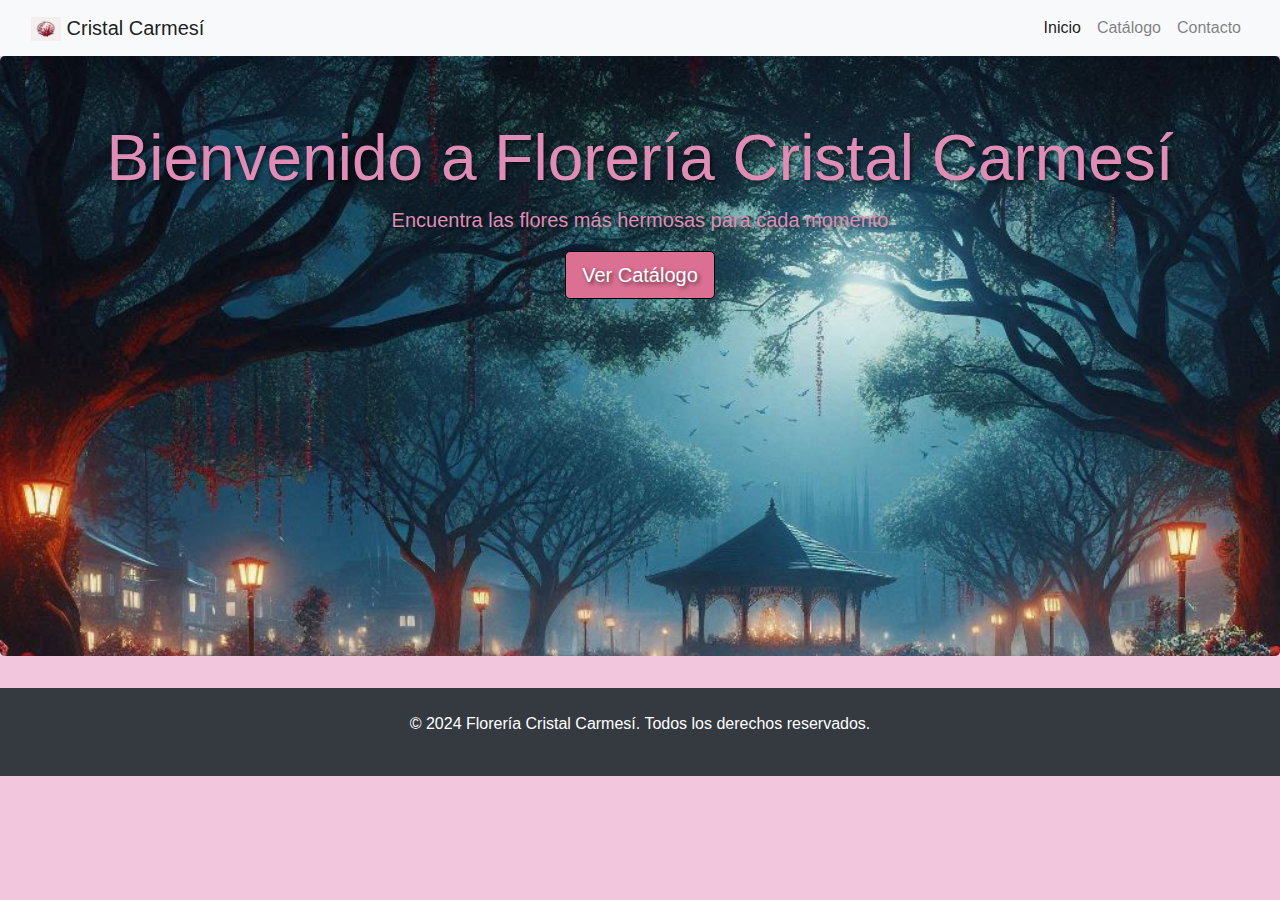
<file: index.html>
﻿<!DOCTYPE html>
<html lang="es">
<head>
  <meta charset="UTF-8">
  <meta name="viewport" content="width=device-width, initial-scale=1.0">
  <title>Cristal Carmesí</title>
 
  <link rel="stylesheet" href="./css/estilocc.css">
  <link rel="stylesheet" href="https://stackpath.bootstrapcdn.com/bootstrap/4.5.2/css/bootstrap.min.css">
  
</head>
<body class="body">


  <nav class="navbar navbar-expand-lg navbar-light bg-light bg-body-tertiary">
    <div class="container-fluid">
      <a class="navbar-brand" href="#">
        <img src="../img/OIG2.jpg" alt="Logo" width="30" height="24" class="d-inline-block align-text-top">
        Cristal Carmesí
      </a>
      <button class="navbar-toggler" type="button" data-toggle="collapse" data-target="#navbarNav" aria-controls="navbarNav" aria-expanded="false" aria-label="Toggle navigation">
        <span class="navbar-toggler-icon"></span>
      </button>
      <div class="collapse navbar-collapse" id="navbarNav">
        <ul class="navbar-nav ml-auto">
          <li class="nav-item active">
            <a class="nav-link" href="index.html">Inicio</a>
          </li>
          <li class="nav-item">
            <a class="nav-link" href="catalogo.html">Catálogo</a>
          </li>
          <li class="nav-item">
            <a class="nav-link" href="contacto.html">Contacto</a>
          </li>
        </ul>
      </div>
    </div>
  </nav>

  <div class="jumbotron text-center">
    <h1 class="display-2">Bienvenido a Florería Cristal Carmesí</h1>
    <p class="lead">Encuentra las flores más hermosas para cada momento</p>
    <a class="btn btn-primary btn-lg" href="catalogo.html" role="button">Ver Catálogo</a>
  </div>

  <footer class="bg-dark text-white text-center py-4 mt-4">
    <p>&copy; 2024 Florería Cristal Carmesí. Todos los derechos reservados.</p>
  </footer>

 
  <script src="https://code.jquery.com/jquery-3.5.1.slim.min.js"></script>
  <script src="https://cdn.jsdelivr.net/npm/@popperjs/core@2.5.4/dist/umd/popper.min.js"></script>
  <script src="https://stackpath.bootstrapcdn.com/bootstrap/4.5.2/js/bootstrap.min.js"></script>
</body>
</html>
</file>
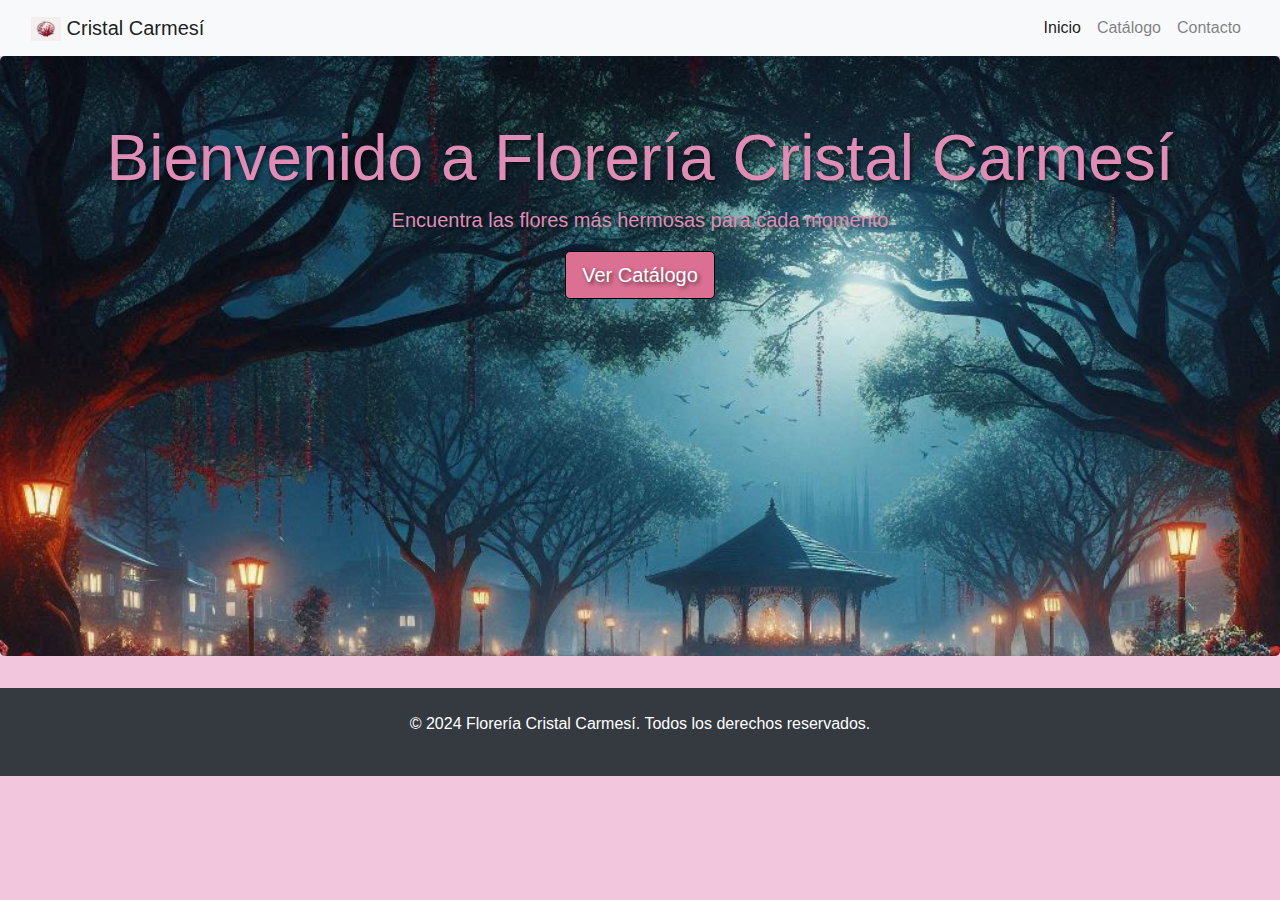
<file: cristal carmesi/index/index.html>
<!DOCTYPE html>
<html lang="es">
<head>
  <meta charset="UTF-8">
  <meta name="viewport" content="width=device-width, initial-scale=1.0">
  <title>Cristal Carmesí</title>
 
  <link rel="stylesheet" href="../css/estilocc.css">
  <link rel="stylesheet" href="https://stackpath.bootstrapcdn.com/bootstrap/4.5.2/css/bootstrap.min.css">
  
</head>
<body class="body">


  <nav class="navbar navbar-expand-lg navbar-light bg-light bg-body-tertiary">
    <div class="container-fluid">
      <a class="navbar-brand" href="#">
        <img src="../img/OIG2.jpg" alt="Logo" width="30" height="24" class="d-inline-block align-text-top">
        Cristal Carmesí
      </a>
      <button class="navbar-toggler" type="button" data-toggle="collapse" data-target="#navbarNav" aria-controls="navbarNav" aria-expanded="false" aria-label="Toggle navigation">
        <span class="navbar-toggler-icon"></span>
      </button>
      <div class="collapse navbar-collapse" id="navbarNav">
        <ul class="navbar-nav ml-auto">
          <li class="nav-item active">
            <a class="nav-link" href="index.html">Inicio</a>
          </li>
          <li class="nav-item">
            <a class="nav-link" href="catalogo.html">Catálogo</a>
          </li>
          <li class="nav-item">
            <a class="nav-link" href="contacto.html">Contacto</a>
          </li>
        </ul>
      </div>
    </div>
  </nav>

  <div class="jumbotron text-center">
    <h1 class="display-2">Bienvenido a Florería Cristal Carmesí</h1>
    <p class="lead">Encuentra las flores más hermosas para cada momento</p>
    <a class="btn btn-primary btn-lg" href="catalogo.html" role="button">Ver Catálogo</a>
  </div>

  <footer class="bg-dark text-white text-center py-4 mt-4">
    <p>&copy; 2024 Florería Cristal Carmesí. Todos los derechos reservados.</p>
  </footer>

 
  <script src="https://code.jquery.com/jquery-3.5.1.slim.min.js"></script>
  <script src="https://cdn.jsdelivr.net/npm/@popperjs/core@2.5.4/dist/umd/popper.min.js"></script>
  <script src="https://stackpath.bootstrapcdn.com/bootstrap/4.5.2/js/bootstrap.min.js"></script>
</body>
</html>
</file>
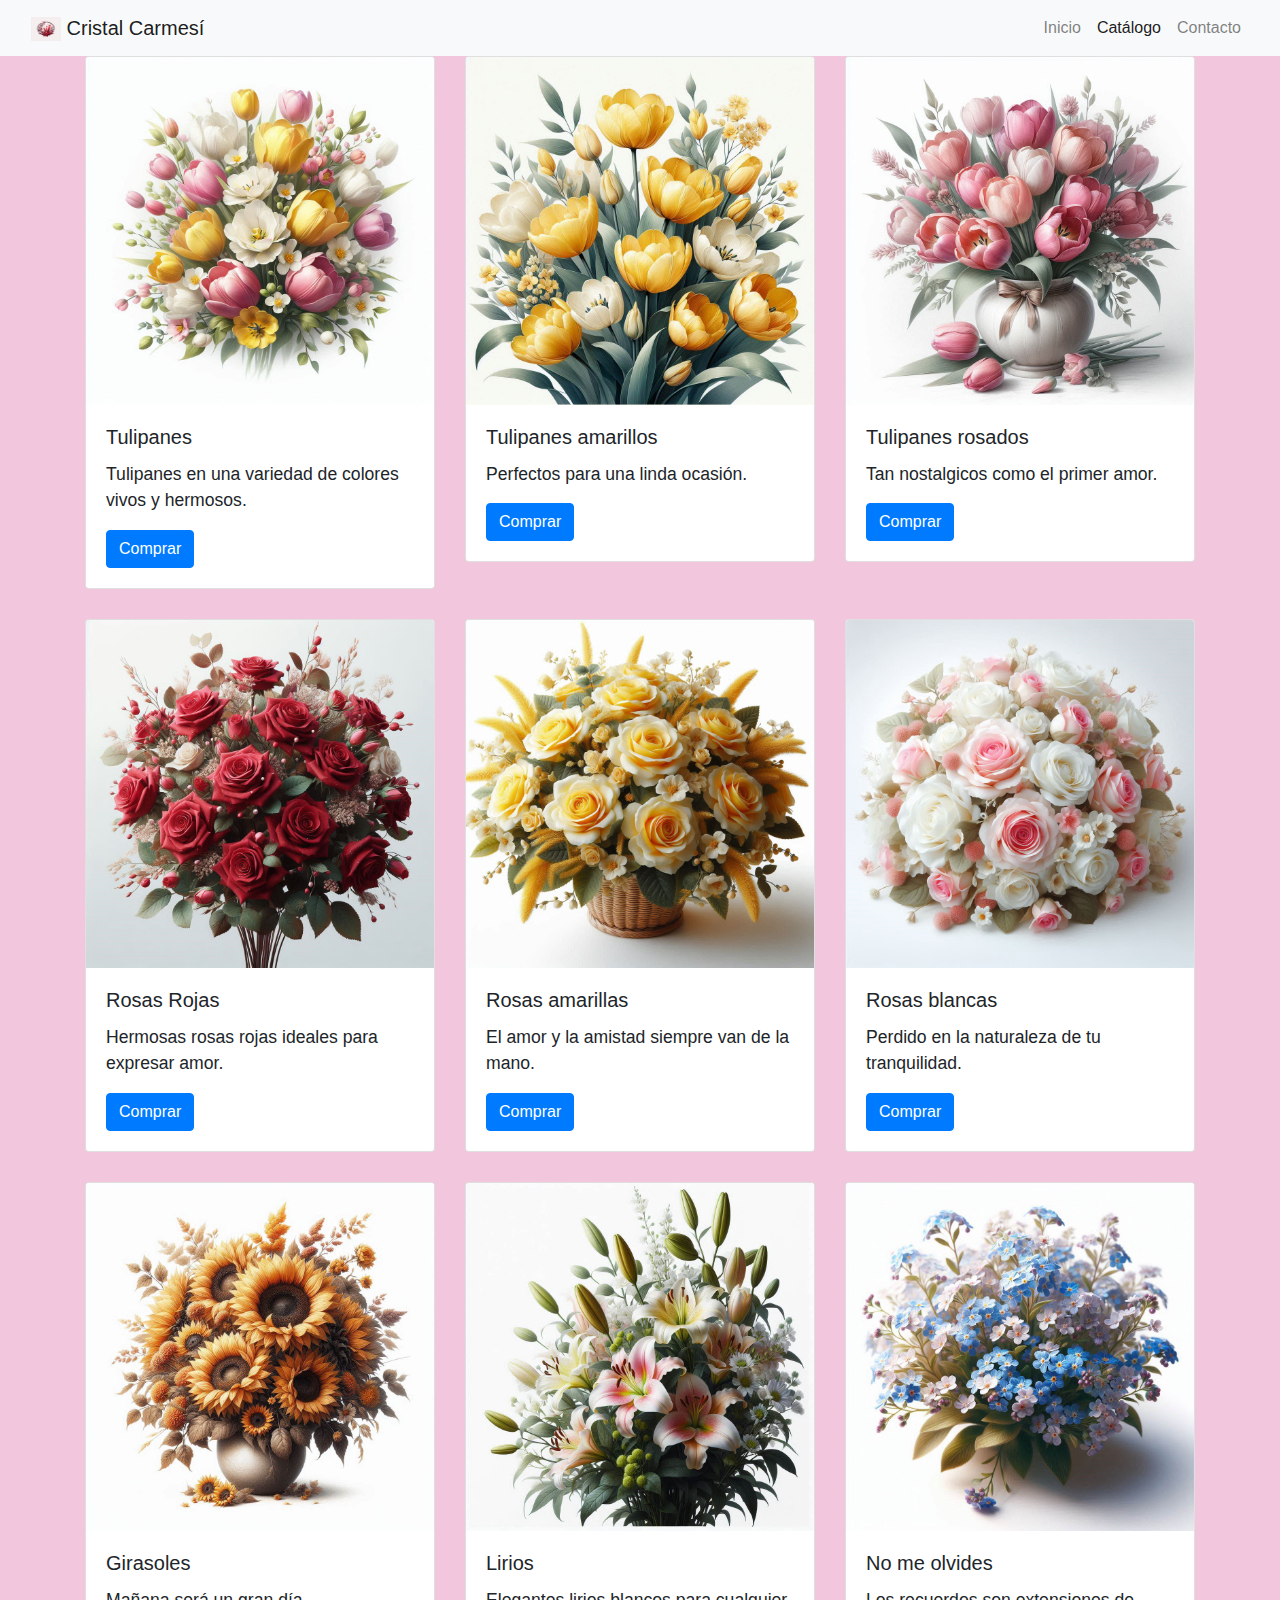
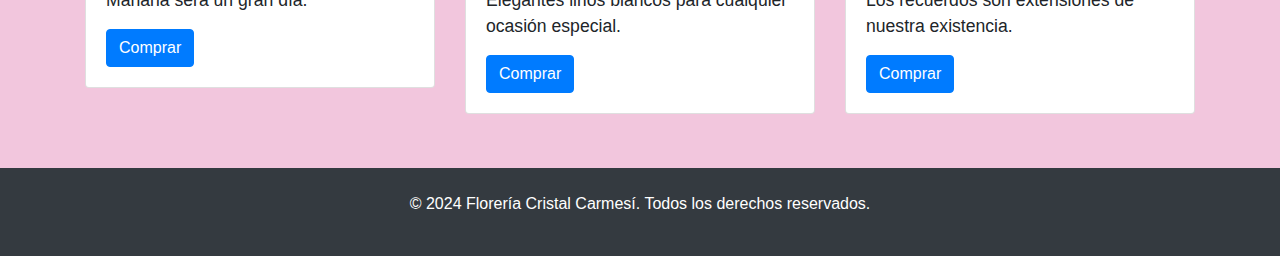
<file: catalogo.html>
﻿<!DOCTYPE html>
<html lang="es">
<head>
  <meta charset="UTF-8">
  <meta name="viewport" content="width=device-width, initial-scale=1.0">
  <title>Cristal Carmesí</title>
 
  <link rel="stylesheet" href="./css/estilocc.css">
  <link rel="stylesheet" href="https://stackpath.bootstrapcdn.com/bootstrap/4.5.2/css/bootstrap.min.css">
  
</head>
<body class="body">


  <nav class="navbar navbar-expand-lg navbar-light bg-light bg-body-tertiary">
    <div class="container-fluid">
      <a class="navbar-brand" href="#">
        <img src="../img/OIG2.jpg" alt="Logo" width="30" height="24" class="d-inline-block align-text-top">
        Cristal Carmesí
      </a>
      <button class="navbar-toggler" type="button" data-toggle="collapse" data-target="#navbarNav" aria-controls="navbarNav" aria-expanded="false" aria-label="Toggle navigation">
        <span class="navbar-toggler-icon"></span>
      </button>
      <div class="collapse navbar-collapse" id="navbarNav">
        <ul class="navbar-nav ml-auto">
          <li class="nav-item">
            <a class="nav-link" href="index.html">Inicio</a>
          </li>
          <li class="nav-item active">
            <a class="nav-link" href="catalogo.html">Catálogo</a>
          </li>
          <li class="nav-item">
            <a class="nav-link" href="contacto.html">Contacto</a>
          </li>
        </ul>
      </div>
    </div>
  </nav>

  <div id="catalogo" class="container">
    <div class="row">
      <div class="col-lg-4 col-md-6">
        <div class="card">
          <img src="./img/tulipanes.jpeg" class="card-img-top" alt="Flor 1">
          <div class="card-body">
            <h5 class="card-title">Tulipanes</h5>
            <p class="card-text">Tulipanes en una variedad de colores vivos y hermosos.</p>
            <a href="#" class="btn btn-primary">Comprar</a>
          </div>
        </div>
      </div>
      <div class="col-lg-4 col-md-6">
        <div class="card">
          <img src="./img/tulipanamarillo.jpeg" class="card-img-top" alt="Flor 2">
          <div class="card-body">
            <h5 class="card-title">Tulipanes amarillos</h5>
            <p class="card-text">Perfectos para una linda ocasión.</p>
            <a href="#" class="btn btn-primary">Comprar</a>
          </div>
        </div>
      </div>
      <div class="col-lg-4 col-md-6">
        <div class="card">
          <img src="./img/tulipanrosa.jpeg" class="card-img-top" alt="Flor 3">
          <div class="card-body">
            <h5 class="card-title">Tulipanes rosados</h5>
            <p class="card-text">Tan nostalgicos como el primer amor.</p>
            <a href="#" class="btn btn-primary">Comprar</a>
          </div>
        </div>
      </div>
    </div>
  </div>

  <div id="catalogo" class="container">
    <div class="row">
      <div class="col-lg-4 col-md-6">
        <div class="card">
          <img src="./img/rosasrojas.jpeg" class="card-img-top" alt="Flor 1">
          <div class="card-body">
            <h5 class="card-title">Rosas Rojas</h5>
            <p class="card-text">Hermosas rosas rojas ideales para expresar amor.</p>
            <a href="#" class="btn btn-primary">Comprar</a>
          </div>
        </div>
      </div>
      <div class="col-lg-4 col-md-6">
        <div class="card">
          <img src="./img/rosaamarilla.jpeg" class="card-img-top" alt="Flor 2">
          <div class="card-body">
            <h5 class="card-title">Rosas amarillas</h5>
            <p class="card-text">El amor y la amistad siempre van de la mano.</p>
            <a href="#" class="btn btn-primary">Comprar</a>
          </div>
        </div>
      </div>
      <div class="col-lg-4 col-md-6">
        <div class="card">
          <img src="./img/rosasblancasros.jpeg" class="card-img-top" alt="Flor 3">
          <div class="card-body">
            <h5 class="card-title">Rosas blancas</h5>
            <p class="card-text">Perdido en la naturaleza de tu tranquilidad.</p>
            <a href="#" class="btn btn-primary">Comprar</a>
          </div>
        </div>
      </div>
    </div>
  </div>
  

  <div id="catalogo" class="container">
    <div class="row">
      <div class="col-lg-4 col-md-6">
        <div class="card">
          <img src="./img/girasol.jpeg" class="card-img-top" alt="Flor 1">
          <div class="card-body">
            <h5 class="card-title">Girasoles</h5>
            <p class="card-text">Mañana será un gran día.</p>
            <a href="#" class="btn btn-primary">Comprar</a>
          </div>
        </div>
      </div>
      <div class="col-lg-4 col-md-6">
        <div class="card">
          <img src="./img/lirios.jpeg" class="card-img-top" alt="Flor 2">
          <div class="card-body">
            <h5 class="card-title">Lirios</h5>
            <p class="card-text">Elegantes lirios blancos para cualquier ocasión especial.</p>
            <a href="#" class="btn btn-primary">Comprar</a>
          </div>
        </div>
      </div>
      <div class="col-lg-4 col-md-6">
        <div class="card">
          <img src="./img/nomeolvides.jpeg" class="card-img-top" alt="Flor 3">
          <div class="card-body">
            <h5 class="card-title">No me olvides</h5>
            <p class="card-text">Los recuerdos son extensiones de nuestra existencia.</p>
            <a href="#" class="btn btn-primary">Comprar</a>
          </div>
        </div>
      </div>
    </div>
  </div>


  <footer class="bg-dark text-white text-center py-4 mt-4">
    <p>&copy; 2024 Florería Cristal Carmesí. Todos los derechos reservados.</p>
  </footer>


  <script src="https://code.jquery.com/jquery-3.5.1.slim.min.js"></script>
  <script src="https://cdn.jsdelivr.net/npm/@popperjs/core@2.5.4/dist/umd/popper.min.js"></script>
  <script src="https://stackpath.bootstrapcdn.com/bootstrap/4.5.2/js/bootstrap.min.js"></script>
</body>
</html>
</file>
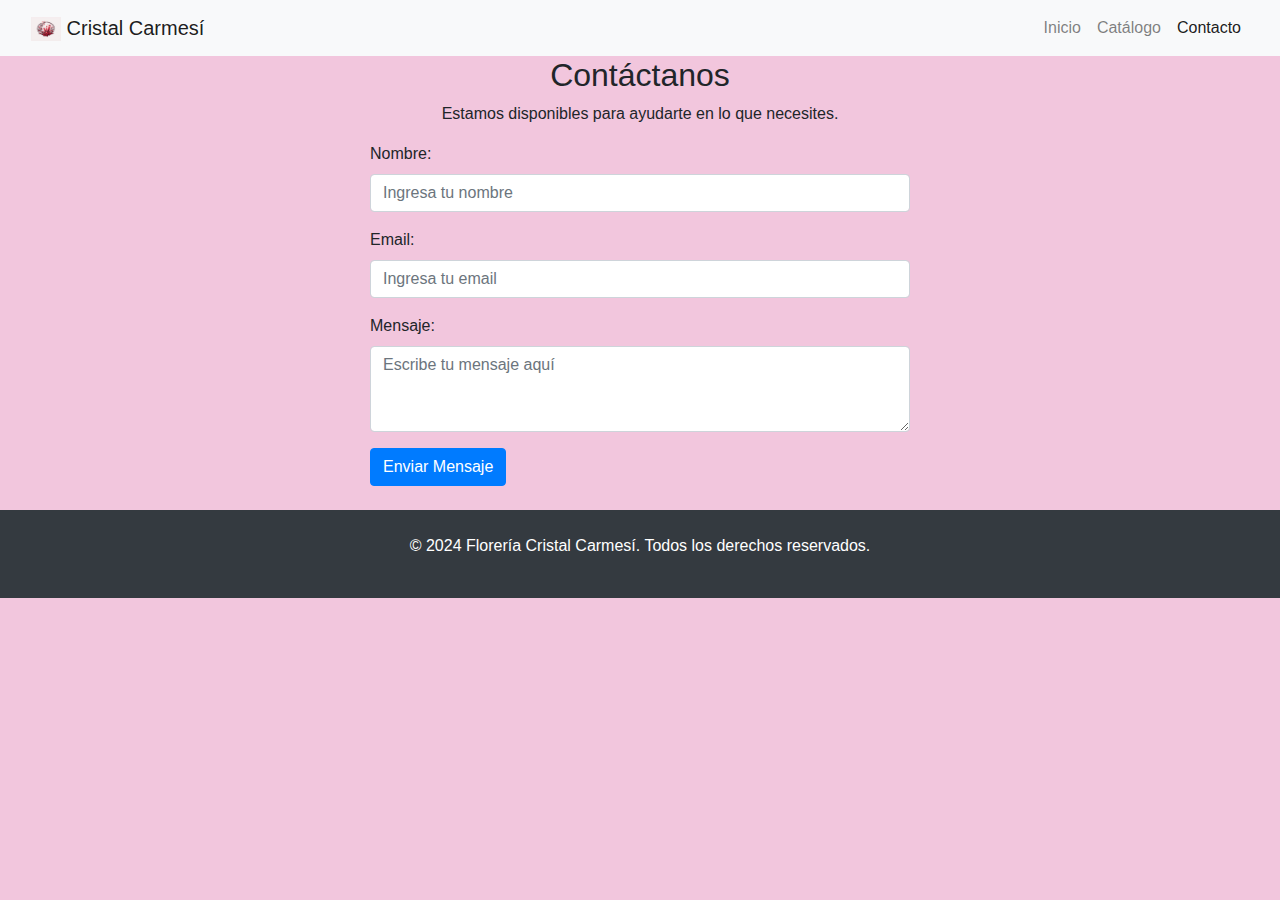
<file: contacto.html>
﻿<!DOCTYPE html>
<html lang="es">
<head>
  <meta charset="UTF-8">
  <meta name="viewport" content="width=device-width, initial-scale=1.0">
  <meta author="Juan Gordillo">

  <title>Cristal Carmesí</title>

  <link rel="stylesheet" href="./css/estilocc.css">
  <link rel="stylesheet" href="https://stackpath.bootstrapcdn.com/bootstrap/4.5.2/css/bootstrap.min.css">

</head>
<body class="body">

  <nav class="navbar navbar-expand-lg navbar-light bg-light bg-body-tertiary">
    <div class="container-fluid">
      <a class="navbar-brand" href="#">
        <img src="../img/OIG2.jpg" alt="Logo" width="30" height="24" class="d-inline-block align-text-top">
        Cristal Carmesí
      </a>
      <button class="navbar-toggler" type="button" data-toggle="collapse" data-target="#navbarNav" aria-controls="navbarNav" aria-expanded="false" aria-label="Toggle navigation">
        <span class="navbar-toggler-icon"></span>
      </button>
      <div class="collapse navbar-collapse" id="navbarNav">
        <ul class="navbar-nav ml-auto">
          <li class="nav-item">
            <a class="nav-link" href="index.html">Inicio</a>
          </li>
          <li class="nav-item">
            <a class="nav-link" href="catalogo.html">Catálogo</a>
          </li>
          <li class="nav-item active">
            <a class="nav-link" href="contacto.html">Contacto</a>
          </li>
        </ul>
      </div>
    </div>
  </nav>

  <div id="contacto" class="container">
    <h2 class="text-center">Contáctanos</h2>
    <p class="text-center">Estamos disponibles para ayudarte en lo que necesites.</p>
    <div class="row justify-content-center">
      <div class="col-lg-6">
        <form>
          <div class="form-group">
            <label for="nombre">Nombre:</label>
            <input type="text" class="form-control" id="nombre" placeholder="Ingresa tu nombre">
          </div>
          <div class="form-group">
            <label for="email">Email:</label>
            <input type="email" class="form-control" id="email" placeholder="Ingresa tu email">
          </div>
          <div class="form-group">
            <label for="mensaje">Mensaje:</label>
            <textarea class="form-control" id="mensaje" rows="3" placeholder="Escribe tu mensaje aquí"></textarea>
          </div>
          <button type="submit" class="btn btn-primary">Enviar Mensaje</button>
        </form>
      </div>
    </div>
  </div>

  <footer class="bg-dark text-white text-center py-4 mt-4">
    <p>&copy; 2024 Florería Cristal Carmesí. Todos los derechos reservados.</p>
  </footer>

  <script src="https://code.jquery.com/jquery-3.5.1.slim.min.js"></script>
  <script src="https://cdn.jsdelivr.net/npm/@popperjs/core@2.5.4/dist/umd/popper.min.js"></script>
  <script src="https://stackpath.bootstrapcdn.com/bootstrap/4.5.2/js/bootstrap.min.js"></script>
</body>
</html>
</file>
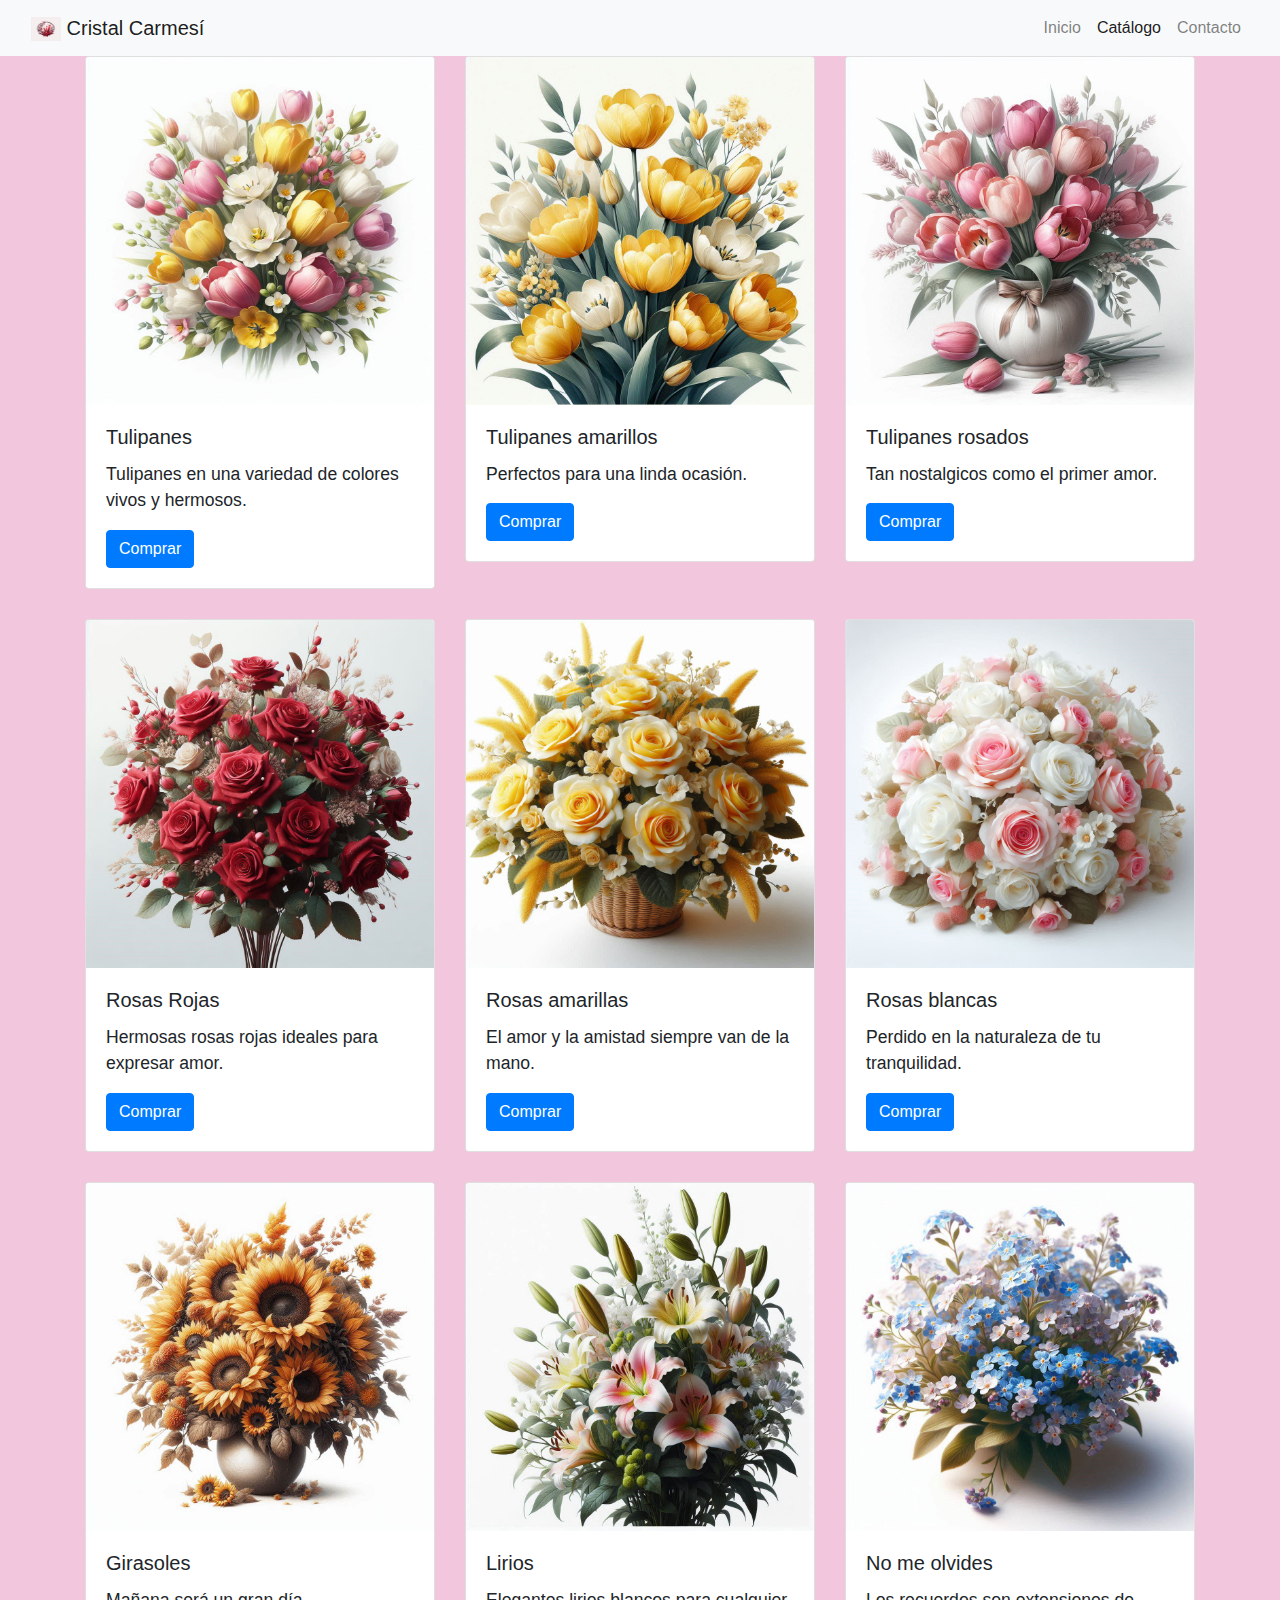
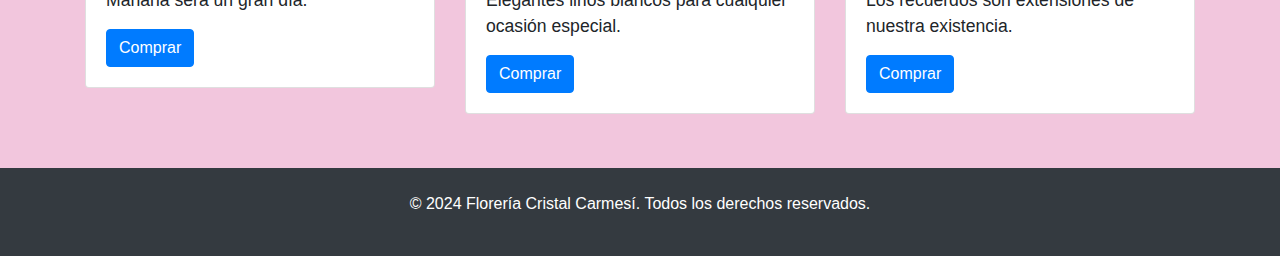
<file: cristal carmesi/index/catalogo.html>
<!DOCTYPE html>
<html lang="es">
<head>
  <meta charset="UTF-8">
  <meta name="viewport" content="width=device-width, initial-scale=1.0">
  <title>Cristal Carmesí</title>
 
  <link rel="stylesheet" href="../css/estilocc.css">
  <link rel="stylesheet" href="https://stackpath.bootstrapcdn.com/bootstrap/4.5.2/css/bootstrap.min.css">
  
</head>
<body class="body">


  <nav class="navbar navbar-expand-lg navbar-light bg-light bg-body-tertiary">
    <div class="container-fluid">
      <a class="navbar-brand" href="#">
        <img src="../img/OIG2.jpg" alt="Logo" width="30" height="24" class="d-inline-block align-text-top">
        Cristal Carmesí
      </a>
      <button class="navbar-toggler" type="button" data-toggle="collapse" data-target="#navbarNav" aria-controls="navbarNav" aria-expanded="false" aria-label="Toggle navigation">
        <span class="navbar-toggler-icon"></span>
      </button>
      <div class="collapse navbar-collapse" id="navbarNav">
        <ul class="navbar-nav ml-auto">
          <li class="nav-item">
            <a class="nav-link" href="index.html">Inicio</a>
          </li>
          <li class="nav-item active">
            <a class="nav-link" href="catalogo.html">Catálogo</a>
          </li>
          <li class="nav-item">
            <a class="nav-link" href="contacto.html">Contacto</a>
          </li>
        </ul>
      </div>
    </div>
  </nav>

  <div id="catalogo" class="container">
    <div class="row">
      <div class="col-lg-4 col-md-6">
        <div class="card">
          <img src="../img/tulipanes.jpeg" class="card-img-top" alt="Flor 1">
          <div class="card-body">
            <h5 class="card-title">Tulipanes</h5>
            <p class="card-text">Tulipanes en una variedad de colores vivos y hermosos.</p>
            <a href="#" class="btn btn-primary">Comprar</a>
          </div>
        </div>
      </div>
      <div class="col-lg-4 col-md-6">
        <div class="card">
          <img src="../img/tulipanamarillo.jpeg" class="card-img-top" alt="Flor 2">
          <div class="card-body">
            <h5 class="card-title">Tulipanes amarillos</h5>
            <p class="card-text">Perfectos para una linda ocasión.</p>
            <a href="#" class="btn btn-primary">Comprar</a>
          </div>
        </div>
      </div>
      <div class="col-lg-4 col-md-6">
        <div class="card">
          <img src="../img/tulipanrosa.jpeg" class="card-img-top" alt="Flor 3">
          <div class="card-body">
            <h5 class="card-title">Tulipanes rosados</h5>
            <p class="card-text">Tan nostalgicos como el primer amor.</p>
            <a href="#" class="btn btn-primary">Comprar</a>
          </div>
        </div>
      </div>
    </div>
  </div>

  <div id="catalogo" class="container">
    <div class="row">
      <div class="col-lg-4 col-md-6">
        <div class="card">
          <img src="../img/rosasrojas.jpeg" class="card-img-top" alt="Flor 1">
          <div class="card-body">
            <h5 class="card-title">Rosas Rojas</h5>
            <p class="card-text">Hermosas rosas rojas ideales para expresar amor.</p>
            <a href="#" class="btn btn-primary">Comprar</a>
          </div>
        </div>
      </div>
      <div class="col-lg-4 col-md-6">
        <div class="card">
          <img src="../img/rosaamarilla.jpeg" class="card-img-top" alt="Flor 2">
          <div class="card-body">
            <h5 class="card-title">Rosas amarillas</h5>
            <p class="card-text">El amor y la amistad siempre van de la mano.</p>
            <a href="#" class="btn btn-primary">Comprar</a>
          </div>
        </div>
      </div>
      <div class="col-lg-4 col-md-6">
        <div class="card">
          <img src="../img/rosasblancasros.jpeg" class="card-img-top" alt="Flor 3">
          <div class="card-body">
            <h5 class="card-title">Rosas blancas</h5>
            <p class="card-text">Perdido en la naturaleza de tu tranquilidad.</p>
            <a href="#" class="btn btn-primary">Comprar</a>
          </div>
        </div>
      </div>
    </div>
  </div>
  

  <div id="catalogo" class="container">
    <div class="row">
      <div class="col-lg-4 col-md-6">
        <div class="card">
          <img src="../img/girasol.jpeg" class="card-img-top" alt="Flor 1">
          <div class="card-body">
            <h5 class="card-title">Girasoles</h5>
            <p class="card-text">Mañana será un gran día.</p>
            <a href="#" class="btn btn-primary">Comprar</a>
          </div>
        </div>
      </div>
      <div class="col-lg-4 col-md-6">
        <div class="card">
          <img src="../img/lirios.jpeg" class="card-img-top" alt="Flor 2">
          <div class="card-body">
            <h5 class="card-title">Lirios</h5>
            <p class="card-text">Elegantes lirios blancos para cualquier ocasión especial.</p>
            <a href="#" class="btn btn-primary">Comprar</a>
          </div>
        </div>
      </div>
      <div class="col-lg-4 col-md-6">
        <div class="card">
          <img src="../img/nomeolvides.jpeg" class="card-img-top" alt="Flor 3">
          <div class="card-body">
            <h5 class="card-title">No me olvides</h5>
            <p class="card-text">Los recuerdos son extensiones de nuestra existencia.</p>
            <a href="#" class="btn btn-primary">Comprar</a>
          </div>
        </div>
      </div>
    </div>
  </div>


  <footer class="bg-dark text-white text-center py-4 mt-4">
    <p>&copy; 2024 Florería Cristal Carmesí. Todos los derechos reservados.</p>
  </footer>


  <script src="https://code.jquery.com/jquery-3.5.1.slim.min.js"></script>
  <script src="https://cdn.jsdelivr.net/npm/@popperjs/core@2.5.4/dist/umd/popper.min.js"></script>
  <script src="https://stackpath.bootstrapcdn.com/bootstrap/4.5.2/js/bootstrap.min.js"></script>
</body>
</html>
</file>
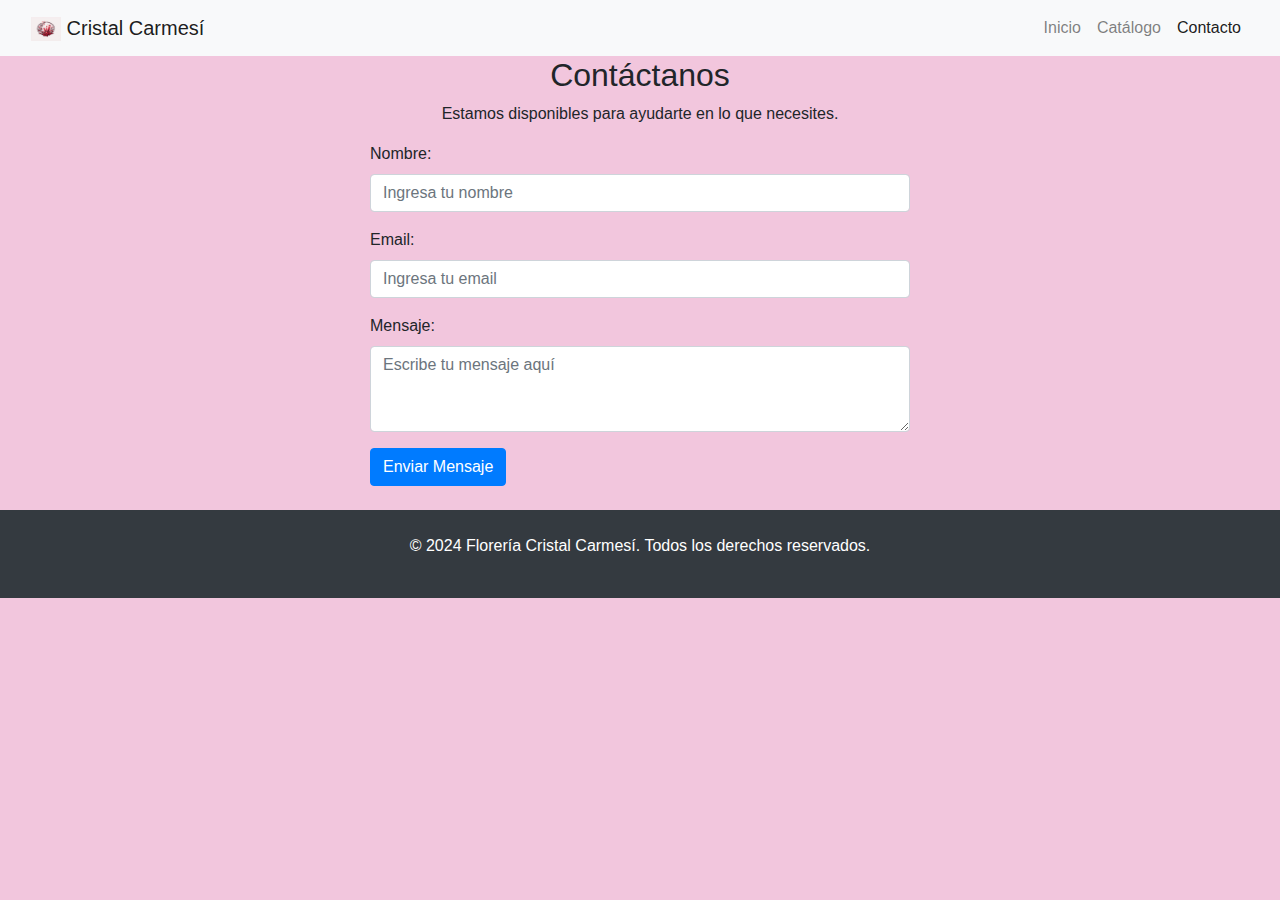
<file: cristal carmesi/index/contacto.html>
<!DOCTYPE html>
<html lang="es">
<head>
  <meta charset="UTF-8">
  <meta name="viewport" content="width=device-width, initial-scale=1.0">
  <meta author="Juan Gordillo">

  <title>Cristal Carmesí</title>

  <link rel="stylesheet" href="../css/estilocc.css">
  <link rel="stylesheet" href="https://stackpath.bootstrapcdn.com/bootstrap/4.5.2/css/bootstrap.min.css">

</head>
<body class="body">

  <nav class="navbar navbar-expand-lg navbar-light bg-light bg-body-tertiary">
    <div class="container-fluid">
      <a class="navbar-brand" href="#">
        <img src="../img/OIG2.jpg" alt="Logo" width="30" height="24" class="d-inline-block align-text-top">
        Cristal Carmesí
      </a>
      <button class="navbar-toggler" type="button" data-toggle="collapse" data-target="#navbarNav" aria-controls="navbarNav" aria-expanded="false" aria-label="Toggle navigation">
        <span class="navbar-toggler-icon"></span>
      </button>
      <div class="collapse navbar-collapse" id="navbarNav">
        <ul class="navbar-nav ml-auto">
          <li class="nav-item">
            <a class="nav-link" href="index.html">Inicio</a>
          </li>
          <li class="nav-item">
            <a class="nav-link" href="catalogo.html">Catálogo</a>
          </li>
          <li class="nav-item active">
            <a class="nav-link" href="contacto.html">Contacto</a>
          </li>
        </ul>
      </div>
    </div>
  </nav>

  <div id="contacto" class="container">
    <h2 class="text-center">Contáctanos</h2>
    <p class="text-center">Estamos disponibles para ayudarte en lo que necesites.</p>
    <div class="row justify-content-center">
      <div class="col-lg-6">
        <form>
          <div class="form-group">
            <label for="nombre">Nombre:</label>
            <input type="text" class="form-control" id="nombre" placeholder="Ingresa tu nombre">
          </div>
          <div class="form-group">
            <label for="email">Email:</label>
            <input type="email" class="form-control" id="email" placeholder="Ingresa tu email">
          </div>
          <div class="form-group">
            <label for="mensaje">Mensaje:</label>
            <textarea class="form-control" id="mensaje" rows="3" placeholder="Escribe tu mensaje aquí"></textarea>
          </div>
          <button type="submit" class="btn btn-primary">Enviar Mensaje</button>
        </form>
      </div>
    </div>
  </div>

  <footer class="bg-dark text-white text-center py-4 mt-4">
    <p>&copy; 2024 Florería Cristal Carmesí. Todos los derechos reservados.</p>
  </footer>

  <script src="https://code.jquery.com/jquery-3.5.1.slim.min.js"></script>
  <script src="https://cdn.jsdelivr.net/npm/@popperjs/core@2.5.4/dist/umd/popper.min.js"></script>
  <script src="https://stackpath.bootstrapcdn.com/bootstrap/4.5.2/js/bootstrap.min.js"></script>
</body>
</html>
</file>
<file: css/estilocc.css>
.body {
    font-family: Arial, sans-serif;
    background-color: #f2c6dd;
  }
  .nav-link{
    color: aliceblue;
  }
  .jumbotron {
    height: 600px;
    background-image: url('../img/OIG1.jpeg');
    background-size: cover;
    color: #df8db7;
    text-shadow: 2px 2px 4px rgba(0, 0, 0, 0.6);
    padding: 100px 0;
    margin-bottom: 0;
  }
  .jumbotron h1 {
    font-size: 4rem;
    font-weight: 20px;
  }
  .jumbotron .btn{
    background-color: palevioletred;
    border-color: black;
  }
  .jumbotron .btn:hover{
    background-color: #ce125d;
  }
  .card {
    margin-bottom: 30px;
    transition: transform 0.3s ease-in-out;
    
  }
  .card-text{
    font-size: 1.1rem;
  }
  .card:hover {
    transform: scale(1.05);
  }
  @media (max-width: 768px) {
    .jumbotron {
      padding: 50px 0;
    }
  }
  footer{
    bottom: 0px;
  }
</file>
<file: cristal carmesi/css/estilocc.css>
.body {
    font-family: Arial, sans-serif;
    background-color: #f2c6dd;
  }
  .nav-link{
    color: aliceblue;
  }
  .jumbotron {
    height: 600px;
    background-image: url('../img/OIG1.jpeg');
    background-size: cover;
    color: #df8db7;
    text-shadow: 2px 2px 4px rgba(0, 0, 0, 0.6);
    padding: 100px 0;
    margin-bottom: 0;
  }
  .jumbotron h1 {
    font-size: 4rem;
    font-weight: 20px;
  }
  .jumbotron .btn{
    background-color: palevioletred;
    border-color: black;
  }
  .jumbotron .btn:hover{
    background-color: #ce125d;
  }
  .card {
    margin-bottom: 30px;
    transition: transform 0.3s ease-in-out;
    
  }
  .card-text{
    font-size: 1.1rem;
  }
  .card:hover {
    transform: scale(1.05);
  }
  @media (max-width: 768px) {
    .jumbotron {
      padding: 50px 0;
    }
  }
  footer{
    bottom: 0px;
  }
</file>
